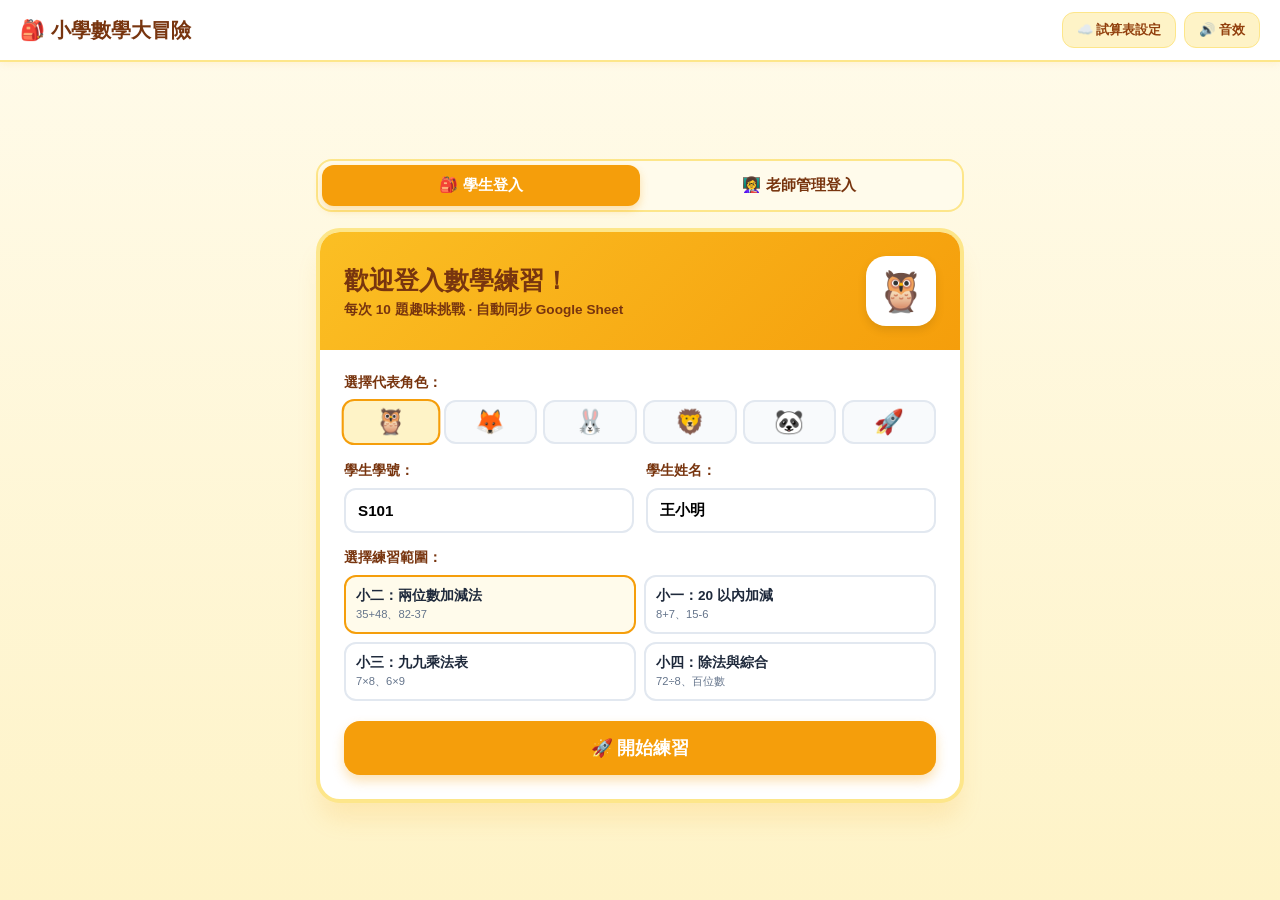
<file: index.html>
<!doctype html>
<html lang="zh-Hant">
<head>
  <meta charset="UTF-8" />
  <meta name="viewport" content="width=device-width, initial-scale=1.0" />
  <title>小學數學大冒險 - Google Sheet 連動練習軟體 (學生與教師版)</title>
  <style>
    :root {
      --primary: #f59e0b;
      --primary-hover: #d97706;
      --text: #1e293b;
      --border-color: #fde68a;
      --radius-lg: 24px;
    }
    * { box-sizing: border-box; margin: 0; padding: 0; font-family: -apple-system, BlinkMacSystemFont, "Segoe UI", Roboto, sans-serif; }
    body { background: linear-gradient(180deg, #fffbeb 0%, #fef3c7 100%); color: var(--text); min-height: 100vh; display: flex; flex-direction: column; align-items: center; }
    header { width: 100%; background: #ffffff; border-bottom: 2px solid #fde68a; padding: 12px 20px; display: flex; align-items: center; justify-content: space-between; box-shadow: 0 2px 8px rgba(245,158,11,0.1); position: sticky; top: 0; z-index: 40; }
    .brand-title { font-size: 1.25rem; font-weight: 900; color: #78350f; display: flex; align-items: center; gap: 8px; }
    .btn-icon { background: #fef3c7; border: 1px solid #fde68a; color: #92400e; padding: 8px 14px; border-radius: 12px; font-size: 0.82rem; font-weight: 800; cursor: pointer; display: flex; align-items: center; gap: 6px; }
    main { flex: 1; width: 100%; max-width: 680px; padding: 24px 16px; display: flex; flex-direction: column; justify-content: center; }
    .card { background: #ffffff; border-radius: var(--radius-lg); border: 4px solid var(--border-color); box-shadow: 0 20px 25px -5px rgba(245,158,11,0.15); overflow: hidden; }
    .screen { display: none; }
    .screen.active { display: block; }

    /* Role switcher */
    .role-tabs { display: flex; background: #fffbeb; border: 2px solid #fde68a; border-radius: 16px; padding: 4px; margin-bottom: 16px; }
    .role-tab-btn { flex: 1; padding: 10px; border: none; background: transparent; font-size: 0.95rem; font-weight: 900; color: #78350f; border-radius: 12px; cursor: pointer; transition: all 0.15s; }
    .role-tab-btn.active { background: #f59e0b; color: white; box-shadow: 0 4px 8px rgba(245,158,11,0.3); }
    .role-tab-btn.teacher-active { background: #78350f; color: white; box-shadow: 0 4px 8px rgba(120,53,15,0.3); }

    .hero-banner { background: linear-gradient(135deg, #fbbf24, #f59e0b); padding: 24px; color: #78350f; display: flex; align-items: center; justify-content: space-between; }
    .hero-banner.teacher { background: linear-gradient(135deg, #78350f, #451a03); color: #fef3c7; }
    .hero-text h1 { font-size: 1.55rem; font-weight: 900; }
    .hero-text p { font-size: 0.85rem; font-weight: 600; margin-top: 4px; }
    .avatar-box { width: 70px; height: 70px; background: white; border-radius: 20px; display: flex; align-items: center; justify-content: center; font-size: 40px; box-shadow: 0 4px 10px rgba(0,0,0,0.1); }
    .form-body { padding: 24px; }
    .section-label { font-size: 0.85rem; font-weight: 800; color: #78350f; margin-bottom: 8px; display: block; }
    .avatar-grid { display: grid; grid-template-columns: repeat(6, 1fr); gap: 6px; margin-bottom: 18px; }
    .avatar-opt { background: #f8fafc; border: 2px solid #e2e8f0; border-radius: 12px; font-size: 24px; padding: 6px 0; cursor: pointer; text-align: center; }
    .avatar-opt.selected { background: #fef3c7; border-color: #f59e0b; transform: scale(1.05); }
    .input-row { display: grid; grid-template-columns: 1fr 1fr; gap: 12px; margin-bottom: 16px; }
    .input-field { width: 100%; padding: 12px; border: 2px solid #e2e8f0; border-radius: 12px; font-size: 0.95rem; font-weight: bold; outline: none; }
    .input-field:focus { border-color: #f59e0b; }
    .grade-grid { display: grid; grid-template-columns: 1fr 1fr; gap: 8px; margin-bottom: 20px; }
    .grade-card { border: 2px solid #e2e8f0; border-radius: 12px; padding: 10px; cursor: pointer; }
    .grade-card.selected { border-color: #f59e0b; background: #fffbeb; }
    .grade-title { font-size: 0.85rem; font-weight: 800; color: #1e293b; }
    .grade-desc { font-size: 0.7rem; color: #64748b; margin-top: 2px; }
    .btn-primary { width: 100%; background: #f59e0b; color: white; border: none; padding: 15px; border-radius: 16px; font-size: 1.1rem; font-weight: 900; cursor: pointer; box-shadow: 0 6px 12px rgba(245,158,11,0.3); }
    .btn-primary:hover { background: #d97706; }
    .btn-teacher { background: #78350f; }
    .btn-teacher:hover { background: #451a03; }

    /* Practice UI */
    .loading-wrap { padding: 60px 20px; text-align: center; }
    .spinner { width: 50px; height: 50px; border: 5px solid #fde68a; border-top-color: #f59e0b; border-radius: 50%; animation: spin 0.8s linear infinite; margin: 0 auto 16px; }
    @keyframes spin { to { transform: rotate(360deg); } }
    .practice-top { padding: 14px 18px; background: #fefce8; border-bottom: 2px dashed #fde047; display: flex; justify-content: space-between; align-items: center; }
    .progress-bar-wrap { width: 100%; height: 8px; background: #f1f5f9; }
    .progress-bar-fill { height: 100%; background: #f59e0b; width: 10%; transition: width 0.3s; }
    .question-card { padding: 28px 20px; text-align: center; }
    .formula-display { font-size: 3.2rem; font-weight: 900; color: #78350f; margin-bottom: 12px; letter-spacing: 2px; }
    .hint-btn { background: #fef3c7; border: 1px solid #fde68a; color: #92400e; padding: 6px 14px; border-radius: 20px; font-size: 0.8rem; font-weight: bold; cursor: pointer; margin-bottom: 12px; display: inline-block; }
    .hint-box { background: #fffbeb; border: 1px dashed #fcd34d; padding: 10px; border-radius: 10px; font-size: 0.85rem; color: #92400e; margin-bottom: 14px; display: none; text-align: left; }
    .answer-input { width: 100%; max-width: 220px; padding: 12px; font-size: 2.2rem; font-weight: 900; text-align: center; border: 3px solid #cbd5e1; border-radius: 16px; outline: none; margin: 0 auto 14px; display: block; }
    .keypad { display: grid; grid-template-columns: repeat(3, 1fr); gap: 8px; max-width: 260px; margin: 0 auto 18px; }
    .key-btn { padding: 12px 0; font-size: 1.25rem; font-weight: 800; background: #f1f5f9; border: 2px solid #e2e8f0; border-radius: 12px; cursor: pointer; }
    .feedback-banner { display: none; padding: 12px; border-radius: 12px; font-weight: 800; font-size: 1rem; margin-bottom: 14px; }
    .feedback-banner.correct { display: block; background: #dcfce7; color: #166534; border: 2px solid #86efac; }
    .feedback-banner.wrong { display: block; background: #fee2e2; color: #991b1b; border: 2px solid #fca5a5; }
    .result-body { padding: 36px 20px; text-align: center; }
    .result-score { font-size: 4.5rem; font-weight: 900; color: #d97706; margin: 12px 0; }
    .sync-status-box { background: #ecfdf5; border: 1.5px solid #a7f3d0; border-radius: 12px; padding: 12px; font-size: 0.85rem; color: #065f46; font-weight: bold; margin-bottom: 20px; }

    /* Teacher Dashboard styles */
    .teacher-top { padding: 20px; border-bottom: 2px solid #e2e8f0; display: flex; justify-content: space-between; align-items: center; }
    .stat-grid { display: grid; grid-template-columns: repeat(4, 1fr); gap: 10px; padding: 16px 20px; background: #f8fafc; border-bottom: 2px solid #e2e8f0; }
    .stat-card { background: white; border: 1px solid #e2e8f0; border-radius: 12px; padding: 10px; text-align: center; }
    .stat-num { font-size: 1.4rem; font-weight: 900; color: #78350f; margin-top: 4px; }
    .table-box { padding: 16px 20px; max-height: 400px; overflow-y: auto; }
    table { width: 100%; border-collapse: collapse; font-size: 0.85rem; }
    th { background: #f1f5f9; padding: 10px; text-align: left; font-weight: 800; color: #475569; }
    td { padding: 10px; border-bottom: 1px solid #f1f5f9; }

    /* Modals */
    .modal-overlay { display: none; position: fixed; inset: 0; background: rgba(0,0,0,0.6); z-index: 50; align-items: center; justify-content: center; padding: 16px; }
    .modal-overlay.active { display: flex; }
    .modal-box { background: white; border-radius: 20px; max-width: 560px; width: 100%; max-height: 85vh; overflow-y: auto; padding: 20px; border: 3px solid #fde68a; }
  </style>
</head>
<body>

  <header>
    <div class="brand-title">🎒 小學數學大冒險</div>
    <div style="display: flex; gap: 8px;">
      <button class="btn-icon" onclick="openModal('gasModal')">☁️ 試算表設定</button>
      <button class="btn-icon" id="soundBtn" onclick="toggleSound()">🔊 音效</button>
    </div>
  </header>

  <main>
    <!-- Role Switcher (學生 vs 老師) -->
    <div class="role-tabs" id="roleTabs">
      <button class="role-tab-btn active" id="tabStudent" onclick="switchLoginRole('student')">🎒 學生登入</button>
      <button class="role-tab-btn" id="tabTeacher" onclick="switchLoginRole('teacher')">👩‍🏫 老師管理登入</button>
    </div>

    <div class="card">
      
      <!-- SCREEN 1: 學生登入介面 -->
      <div id="screenLogin" class="screen active">
        <div class="hero-banner">
          <div class="hero-text">
            <h1>歡迎登入數學練習！</h1>
            <p>每次 10 題趣味挑戰 · 自動同步 Google Sheet</p>
          </div>
          <div class="avatar-box" id="avatarPreview">🦉</div>
        </div>

        <div class="form-body">
          <label class="section-label">選擇代表角色：</label>
          <div class="avatar-grid">
            <button type="button" class="avatar-opt selected" onclick="selectAvatar('🦉')">🦉</button>
            <button type="button" class="avatar-opt" onclick="selectAvatar('🦊')">🦊</button>
            <button type="button" class="avatar-opt" onclick="selectAvatar('🐰')">🐰</button>
            <button type="button" class="avatar-opt" onclick="selectAvatar('🦁')">🦁</button>
            <button type="button" class="avatar-opt" onclick="selectAvatar('🐼')">🐼</button>
            <button type="button" class="avatar-opt" onclick="selectAvatar('🚀')">🚀</button>
          </div>

          <div class="input-row">
            <div>
              <label class="section-label">學生學號：</label>
              <input type="text" id="studentId" class="input-field" value="S101" />
            </div>
            <div>
              <label class="section-label">學生姓名：</label>
              <input type="text" id="studentName" class="input-field" value="王小明" />
            </div>
          </div>

          <label class="section-label">選擇練習範圍：</label>
          <div class="grade-grid">
            <div class="grade-card selected" id="gradeCard_2" onclick="selectGrade(2)">
              <div class="grade-title">小二：兩位數加減法</div>
              <div class="grade-desc">35+48、82-37</div>
            </div>
            <div class="grade-card" id="gradeCard_1" onclick="selectGrade(1)">
              <div class="grade-title">小一：20 以內加減</div>
              <div class="grade-desc">8+7、15-6</div>
            </div>
            <div class="grade-card" id="gradeCard_3" onclick="selectGrade(3)">
              <div class="grade-title">小三：九九乘法表</div>
              <div class="grade-desc">7×8、6×9</div>
            </div>
            <div class="grade-card" id="gradeCard_4" onclick="selectGrade(4)">
              <div class="grade-title">小四：除法與綜合</div>
              <div class="grade-desc">72÷8、百位數</div>
            </div>
          </div>

          <button class="btn-primary" onclick="handleStartPractice()">🚀 開始練習</button>
        </div>
      </div>

      <!-- SCREEN 1-B: 老師登入介面 -->
      <div id="screenTeacherLogin" class="screen">
        <div class="hero-banner teacher">
          <div class="hero-text">
            <h1>教師管理中心登入</h1>
            <p>監控全班練習紀錄 · 成績統計與試算表串接</p>
          </div>
          <div class="avatar-box" style="font-size:36px;">👩‍🏫</div>
        </div>

        <div class="form-body">
          <div style="background:#fef3c7; border:1px solid #fde68a; border-radius:12px; padding:12px; font-size:0.85rem; color:#92400e; margin-bottom:16px;">
            🔑 老師可在此查看全班學生的答題分數、平均分、及格率，並將成績名冊匯出為 CSV 報表。
          </div>

          <div style="margin-bottom:14px;">
            <label class="section-label">教師編號 / 帳號：</label>
            <input type="text" id="teacherId" class="input-field" value="T101" placeholder="例如：T101 或 admin" />
          </div>

          <div style="margin-bottom:14px;">
            <label class="section-label">教師姓名：</label>
            <input type="text" id="teacherName" class="input-field" value="李老師" placeholder="例如：李老師" />
          </div>

          <div style="margin-bottom:20px;">
            <label class="section-label">教師密碼：</label>
            <input type="password" id="teacherPassword" class="input-field" value="teacher123" placeholder="預設：teacher123 (免密碼亦可)" />
            <p style="font-size:0.75rem; color:#94a3b8; margin-top:4px;">💡 示範環境直接點選下方按鈕即可進入後台</p>
          </div>

          <button class="btn-primary btn-teacher" onclick="handleTeacherLogin()">登入教師管理中心 ➔</button>
        </div>
      </div>

      <!-- SCREEN 2: 載入過場 -->
      <div id="screenLoading" class="screen">
        <div class="loading-wrap">
          <div class="spinner"></div>
          <h2 style="color: #78350f; font-weight: 900; margin-bottom: 6px;">載入題目中...</h2>
          <p style="color: #92400e; font-size: 0.85rem;">正在登入並同步紀錄到 Google Sheet...</p>
        </div>
      </div>

      <!-- SCREEN 3: 學生練習核心區 -->
      <div id="screenPractice" class="screen">
        <div class="practice-top">
          <div style="font-weight: 800; color: #92400e;">
            <span id="dispAvatar">🦉</span> <span id="dispStudentName">王小明 同學</span>
          </div>
          <div style="font-weight: 900; color: #d97706;" id="dispProgress">第 1 / 10 題</div>
        </div>

        <div class="progress-bar-wrap">
          <div class="progress-bar-fill" id="progressBarFill"></div>
        </div>

        <div class="question-card">
          <div class="formula-display" id="dispFormula">36 + 28 = ?</div>

          <button type="button" class="hint-btn" onclick="toggleHint()">💡 看解題提示</button>
          <div class="hint-box" id="hintBox"></div>

          <div id="feedbackBanner" class="feedback-banner"></div>

          <input type="number" id="answerInput" class="answer-input" placeholder="答案" />

          <div class="keypad" id="virtualKeypad">
            <button type="button" class="key-btn" onclick="pressKey('1')">1</button>
            <button type="button" class="key-btn" onclick="pressKey('2')">2</button>
            <button type="button" class="key-btn" onclick="pressKey('3')">3</button>
            <button type="button" class="key-btn" onclick="pressKey('4')">4</button>
            <button type="button" class="key-btn" onclick="pressKey('5')">5</button>
            <button type="button" class="key-btn" onclick="pressKey('6')">6</button>
            <button type="button" class="key-btn" onclick="pressKey('7')">7</button>
            <button type="button" class="key-btn" onclick="pressKey('8')">8</button>
            <button type="button" class="key-btn" onclick="pressKey('9')">9</button>
            <button type="button" class="key-btn" onclick="pressKey('C')">清空</button>
            <button type="button" class="key-btn" onclick="pressKey('0')">0</button>
            <button type="button" class="key-btn" onclick="pressKey('DEL')">⌫</button>
          </div>

          <button id="btnSubmit" class="btn-primary" onclick="submitAnswer()">送出答案</button>
          <button id="btnNext" class="btn-primary" style="display:none; background:#059669;" onclick="nextQuestion()">下一題 ➡️</button>
        </div>
      </div>

      <!-- SCREEN 4: 學生結算成績 -->
      <div id="screenResult" class="screen">
        <div class="result-body">
          <div style="font-size: 56px;" id="resultMedal">🌟</div>
          <h2 style="font-size: 1.5rem; font-weight: 900; color: #78350f;" id="resultTitle">完成練習！</h2>
          <div class="result-score"><span id="finalScoreText">100</span><span style="font-size: 1.8rem; color: #b45309;">分</span></div>
          <div class="sync-status-box" id="syncStatusBox">✅ 成績已同步回傳 Google Sheet！</div>
          <div style="display:flex; gap:10px;">
            <button class="btn-primary" style="flex:1;" onclick="restartQuiz()">🔄 再練習一次</button>
            <button class="btn-icon" style="padding:14px;" onclick="backToLogin()">👤 更換身分</button>
          </div>
        </div>
      </div>

      <!-- SCREEN 5: 老師專屬管理儀表板 -->
      <div id="screenTeacherDashboard" class="screen">
        <div class="teacher-top">
          <div>
            <h2 style="font-size:1.3rem; font-weight:900; color:#78350f;" id="dashTeacherName">李老師 的班級管理後台</h2>
            <p style="font-size:0.75rem; color:#64748b;">學生數學練習進度與 Google Sheets 即時紀錄</p>
          </div>
          <button class="btn-icon" style="color:#ef4444;" onclick="logoutTeacher()">🚪 登出</button>
        </div>

        <div class="stat-grid">
          <div class="stat-card">
            <div style="font-size:0.75rem; color:#64748b;">完成人次</div>
            <div class="stat-num" id="statTotalCount">0</div>
          </div>
          <div class="stat-card">
            <div style="font-size:0.75rem; color:#64748b;">平均分</div>
            <div class="stat-num" style="color:#059669;" id="statAvgScore">0分</div>
          </div>
          <div class="stat-card">
            <div style="font-size:0.75rem; color:#64748b;">及格率</div>
            <div class="stat-num" style="color:#2563eb;" id="statPassRate">0%</div>
          </div>
          <div class="stat-card">
            <div style="font-size:0.75rem; color:#64748b;">滿分人數</div>
            <div class="stat-num" style="color:#d97706;" id="statPerfectCount">0人</div>
          </div>
        </div>

        <div style="padding:12px 20px; display:flex; justify-content:space-between; align-items:center; background:#fff; border-bottom:1px solid #f1f5f9;">
          <input type="text" id="teacherSearchInput" oninput="renderTeacherTable()" placeholder="搜尋學生學號或姓名..." style="padding:8px 12px; border:1px solid #cbd5e1; border-radius:10px; font-size:0.85rem; width:220px;" />
          <div style="display:flex; gap:8px;">
            <button class="btn-icon" onclick="generateSampleStudents()">✨ 示範數據</button>
            <button class="btn-icon" onclick="exportCsvReport()">📥 匯出 CSV</button>
            <button class="btn-icon" onclick="clearTeacherLogs()">🗑️ 清空</button>
          </div>
        </div>

        <div class="table-box">
          <table>
            <thead>
              <tr>
                <th>時間</th>
                <th>學號</th>
                <th>姓名</th>
                <th>動作</th>
                <th>得分</th>
                <th>狀態</th>
              </tr>
            </thead>
            <tbody id="teacherTableBody">
              <tr><td colspan="6" style="text-align:center; color:#94a3b8; padding:30px;">尚無學生紀錄</td></tr>
            </tbody>
          </table>
        </div>
      </div>

    </div>
  </main>

  <!-- GAS Modal -->
  <div id="gasModal" class="modal-overlay">
    <div class="modal-box">
      <h3 style="color:#78350f; font-weight:900; margin-bottom:12px;">☁️ Google Apps Script (GAS) API 設定</h3>
      <p style="font-size:0.85rem; color:#64748b; margin-bottom:12px;">將 Web App 網址貼在下方，學生練習成績將自動寫入試算表：</p>
      <input type="url" id="gasUrlInput" class="input-field" placeholder="https://script.google.com/macros/s/.../exec" style="margin-bottom:12px;" />
      <div style="display:flex; gap:8px;">
        <button class="btn-primary" style="flex:1;" onclick="saveGasUrl()">💾 儲存</button>
        <button class="btn-icon" onclick="closeModal('gasModal')">關閉</button>
      </div>
    </div>
  </div>

  <script>
    var currentAvatar = '🦉', currentGrade = 2;
    var currentStudent = { id: '', name: '' };
    var currentTeacher = { id: '', name: '' };
    var questions = [], currentQIndex = 0, correctCount = 0, isSubmitted = false;
    var audioCtx = null, soundOn = true;

    function playTone(freq, type, duration) {
      if (!soundOn) return;
      try {
        if (!audioCtx) audioCtx = new (window.AudioContext || window.webkitAudioContext)();
        if (audioCtx.state === 'suspended') audioCtx.resume();
        var osc = audioCtx.createOscillator();
        var gain = audioCtx.createGain();
        osc.type = type || 'sine';
        osc.frequency.setValueAtTime(freq, audioCtx.currentTime);
        gain.gain.setValueAtTime(0.15, audioCtx.currentTime);
        gain.gain.exponentialRampToValueAtTime(0.001, audioCtx.currentTime + duration);
        osc.connect(gain); gain.connect(audioCtx.destination);
        osc.start(); osc.stop(audioCtx.currentTime + duration);
      } catch(e){}
    }

    function toggleSound() {
      soundOn = !soundOn;
      document.getElementById('soundBtn').innerText = soundOn ? '🔊 音效' : '🔇 靜音';
    }

    // Role switcher
    function switchLoginRole(role) {
      playTone(400, 'sine', 0.05);
      var tabS = document.getElementById('tabStudent');
      var tabT = document.getElementById('tabTeacher');
      if (role === 'student') {
        tabS.className = 'role-tab-btn active';
        tabT.className = 'role-tab-btn';
        showScreen('screenLogin');
      } else {
        tabS.className = 'role-tab-btn';
        tabT.className = 'role-tab-btn teacher-active';
        showScreen('screenTeacherLogin');
      }
    }

    function selectAvatar(emoji) {
      currentAvatar = emoji;
      document.getElementById('avatarPreview').innerText = emoji;
      document.querySelectorAll('.avatar-opt').forEach(function(b){ b.classList.toggle('selected', b.innerText === emoji); });
    }

    function selectGrade(g) {
      currentGrade = g;
      [1,2,3,4].forEach(function(i){
        var el = document.getElementById('gradeCard_' + i);
        if (el) el.classList.toggle('selected', i === g);
      });
    }

    function getHistoryLogs() {
      try { return JSON.parse(localStorage.getItem('math_history_logs') || '[]'); }
      catch(e) { return []; }
    }

    function saveHistoryLog(item) {
      var logs = getHistoryLogs();
      logs.unshift(item);
      localStorage.setItem('math_history_logs', JSON.stringify(logs.slice(0, 50)));
    }

    function postToGas(payload) {
      var url = localStorage.getItem('gas_api_url') || '';
      if (!url) {
        saveHistoryLog({ time: new Date().toLocaleString(), studentId: payload.studentId, studentName: payload.studentName, action: payload.action, score: payload.score, status: '本地暫存' });
        return Promise.resolve();
      }
      return fetch(url, {
        method: 'POST',
        mode: 'no-cors',
        headers: { 'Content-Type': 'text/plain;charset=utf-8' },
        body: JSON.stringify(payload)
      }).then(function(){
        saveHistoryLog({ time: new Date().toLocaleString(), studentId: payload.studentId, studentName: payload.studentName, action: payload.action, score: payload.score, status: '已同步 Sheet' });
      }).catch(function(){
        saveHistoryLog({ time: new Date().toLocaleString(), studentId: payload.studentId, studentName: payload.studentName, action: payload.action, score: payload.score, status: '傳送異常' });
      });
    }

    // Student Login
    function handleStartPractice() {
      var sId = document.getElementById('studentId').value.trim();
      var sName = document.getElementById('studentName').value.trim();
      if (!sId || !sName) { alert('請填寫學號與姓名！'); return; }

      currentStudent.id = sId; currentStudent.name = sName;
      document.getElementById('roleTabs').style.display = 'none';
      showScreen('screenLoading');
      playTone(440, 'triangle', 0.1);

      postToGas({ studentId: sId, studentName: sName, action: '登入', timestamp: new Date().toLocaleString(), score: '' });

      questions = generateQuestions(currentGrade);
      currentQIndex = 0; correctCount = 0;

      setTimeout(function() {
        document.getElementById('dispAvatar').innerText = currentAvatar;
        document.getElementById('dispStudentName').innerText = currentStudent.name + ' 同學';
        renderQuestion();
        showScreen('screenPractice');
      }, 1000);
    }

    // Teacher Login
    function handleTeacherLogin() {
      var tId = document.getElementById('teacherId').value.trim();
      var tName = document.getElementById('teacherName').value.trim();
      if (!tId || !tName) { alert('請填寫教師編號與姓名！'); return; }

      currentTeacher.id = tId; currentTeacher.name = tName;
      document.getElementById('roleTabs').style.display = 'none';
      document.getElementById('dashTeacherName').innerText = tName + ' (' + tId + ') 的管理後台';
      playTone(600, 'triangle', 0.15);
      showScreen('screenTeacherDashboard');
      renderTeacherTable();
    }

    function logoutTeacher() {
      currentTeacher = { id: '', name: '' };
      document.getElementById('roleTabs').style.display = 'flex';
      switchLoginRole('student');
    }

    function renderTeacherTable() {
      var logs = getHistoryLogs();
      var q = (document.getElementById('teacherSearchInput') ? document.getElementById('teacherSearchInput').value.trim().toLowerCase() : '');
      var filtered = logs.filter(function(r) {
        return !q || r.studentId.toLowerCase().indexOf(q) !== -1 || r.studentName.toLowerCase().indexOf(q) !== -1;
      });

      var tbody = document.getElementById('teacherTableBody');
      if (!filtered.length) {
        tbody.innerHTML = '<tr><td colspan="6" style="text-align:center; color:#94a3b8; padding:30px;">尚無學生紀錄</td></tr>';
      } else {
        var html = '';
        filtered.forEach(function(r) {
          html += '<tr>';
          html += '<td style="font-size:0.75rem; color:#64748b;">' + r.time + '</td>';
          html += '<td><strong>' + r.studentId + '</strong></td>';
          html += '<td>' + r.studentName + '</td>';
          html += '<td><span style="background:#fef3c7; color:#92400e; padding:2px 8px; border-radius:6px; font-weight:bold; font-size:0.75rem;">' + r.action + '</span></td>';
          html += '<td>' + (r.score !== undefined && r.score !== '' ? '<strong style="color:#d97706;">' + r.score + '分</strong>' : '-') + '</td>';
          html += '<td><span style="color:#059669; font-weight:bold; font-size:0.75rem;">' + r.status + '</span></td>';
          html += '</tr>';
        });
        tbody.innerHTML = html;
      }

      // Update stat counters
      var completed = logs.filter(function(r){ return r.action === '完成練習' && typeof r.score === 'number'; });
      var total = completed.length;
      var avg = total ? Math.round(completed.reduce(function(a,c){ return a + c.score; }, 0) / total) : 0;
      var pass = completed.filter(function(r){ return r.score >= 60; }).length;
      var passPct = total ? Math.round((pass / total) * 100) : 0;
      var perfect = completed.filter(function(r){ return r.score === 100; }).length;

      document.getElementById('statTotalCount').innerText = total;
      document.getElementById('statAvgScore').innerText = avg + '分';
      document.getElementById('statPassRate').innerText = passPct + '%';
      document.getElementById('statPerfectCount').innerText = perfect + '人';
    }

    function generateSampleStudents() {
      var demos = [
        { id: 'S101', name: '王小明', score: 100 },
        { id: 'S102', name: '陳美美', score: 90 },
        { id: 'S103', name: '李大同', score: 80 },
        { id: 'S104', name: '林小華', score: 60 }
      ];
      demos.forEach(function(d) {
        saveHistoryLog({ time: new Date().toLocaleString(), studentId: d.id, studentName: d.name, action: '完成練習', score: d.score, status: '已同步 Sheet' });
      });
      renderTeacherTable();
    }

    function exportCsvReport() {
      var logs = getHistoryLogs();
      if (!logs.length) { alert('目前無紀錄可匯出'); return; }
      var csv = '\uFEFF時間,學號,姓名,動作,得分,狀態\n';
      logs.forEach(function(r){
        csv += '"' + r.time + '","' + r.studentId + '","' + r.studentName + '","' + r.action + '","' + (r.score || '') + '","' + r.status + '"\n';
      });
      var blob = new Blob([csv], { type: 'text/csv;charset=utf-8;' });
      var url = URL.createObjectURL(blob);
      var a = document.createElement('a'); a.href = url; a.download = '班級數學成績報表.csv'; a.click();
    }

    function clearTeacherLogs() {
      if (confirm('確定清空本地學生紀錄嗎？')) {
        localStorage.removeItem('math_history_logs');
        renderTeacherTable();
      }
    }

    function generateQuestions(grade) {
      var list = [];
      for (var i = 1; i <= 10; i++) {
        var n1, n2, op = '+', ans, hint = '';
        if (grade === 1) {
          n1 = Math.floor(Math.random() * 10) + 2; n2 = Math.floor(Math.random() * 8) + 1;
          ans = n1 + n2; hint = '從 ' + n1 + ' 往上數 ' + n2 + ' 個數！';
        } else if (grade === 2) {
          if (Math.random() > 0.45) {
            n1 = Math.floor(Math.random() * 50) + 15; n2 = Math.floor(Math.random() * 40) + 10;
            ans = n1 + n2; hint = '個位加個位，十位加十位，滿十記得進位！';
          } else {
            n1 = Math.floor(Math.random() * 60) + 30; n2 = Math.floor(Math.random() * 25) + 10;
            ans = n1 - n2; op = '-'; hint = '個位不夠減時，記得向十位借 1 當 10 喔！';
          }
        } else if (grade === 3) {
          op = '×'; n1 = Math.floor(Math.random() * 8) + 2; n2 = Math.floor(Math.random() * 8) + 2;
          ans = n1 * n2; hint = '背誦九九乘法表：' + n1 + ' × ' + n2 + '！';
        } else {
          op = '÷'; n2 = Math.floor(Math.random() * 8) + 2; ans = Math.floor(Math.random() * 10) + 2;
          n1 = n2 * ans; hint = n2 + ' 乘上多少會是 ' + n1 + '？';
        }
        list.push({ n1: n1, n2: n2, op: op, ans: ans, hint: hint });
      }
      return list;
    }

    function renderQuestion() {
      isSubmitted = false;
      var q = questions[currentQIndex];
      document.getElementById('dispProgress').innerText = '第 ' + (currentQIndex + 1) + ' / 10 題';
      document.getElementById('progressBarFill').style.width = ((currentQIndex + 1) * 10) + '%';
      document.getElementById('dispFormula').innerText = q.n1 + ' ' + q.op + ' ' + q.n2 + ' = ?';
      document.getElementById('hintBox').innerText = '💡 提示：' + q.hint;
      document.getElementById('hintBox').style.display = 'none';

      var input = document.getElementById('answerInput');
      input.value = ''; input.disabled = false; input.focus();
      document.getElementById('feedbackBanner').style.display = 'none';
      document.getElementById('btnSubmit').style.display = 'block';
      document.getElementById('btnNext').style.display = 'none';
    }

    function toggleHint() {
      var h = document.getElementById('hintBox');
      h.style.display = (h.style.display === 'block') ? 'none' : 'block';
    }

    function pressKey(k) {
      if (isSubmitted) return;
      var input = document.getElementById('answerInput');
      if (k === 'C') input.value = '';
      else if (k === 'DEL') input.value = input.value.slice(0, -1);
      else if (input.value.length < 5) input.value += k;
      playTone(600, 'sine', 0.03);
    }

    function submitAnswer() {
      if (isSubmitted) return;
      var input = document.getElementById('answerInput');
      var val = input.value.trim();
      if (!val) { alert('請先輸入答案！'); return; }

      isSubmitted = true;
      var isCorrect = (parseInt(val, 10) === questions[currentQIndex].ans);
      input.disabled = true;

      var fb = document.getElementById('feedbackBanner');
      fb.style.display = 'block';
      if (isCorrect) {
        correctCount++;
        playTone(800, 'triangle', 0.18);
        fb.className = 'feedback-banner correct';
        fb.innerText = '🎉 答對了！太厲害了！';
      } else {
        playTone(220, 'sawtooth', 0.22);
        fb.className = 'feedback-banner wrong';
        fb.innerText = '💡 再加把勁！正確答案是 ' + questions[currentQIndex].ans;
      }
      document.getElementById('btnSubmit').style.display = 'none';
      document.getElementById('btnNext').style.display = 'block';
    }

    function nextQuestion() {
      currentQIndex++;
      if (currentQIndex < 10) renderQuestion();
      else finishQuiz();
    }

    function finishQuiz() {
      var score = correctCount * 10;
      document.getElementById('finalScoreText').innerText = score;
      playTone(880, 'sine', 0.4);
      showScreen('screenResult');

      postToGas({
        studentId: currentStudent.id,
        studentName: currentStudent.name,
        action: '完成練習',
        timestamp: new Date().toLocaleString(),
        score: score
      });
    }

    function restartQuiz() {
      questions = generateQuestions(currentGrade);
      currentQIndex = 0; correctCount = 0;
      renderQuestion();
      showScreen('screenPractice');
    }

    function backToLogin() {
      document.getElementById('roleTabs').style.display = 'flex';
      switchLoginRole('student');
    }

    function showScreen(id) {
      document.querySelectorAll('.screen').forEach(function(s){ s.classList.remove('active'); });
      document.getElementById(id).classList.add('active');
    }

    function openModal(id) {
      if (id === 'gasModal') document.getElementById('gasUrlInput').value = localStorage.getItem('gas_api_url') || '';
      document.getElementById(id).classList.add('active');
    }

    function closeModal(id) { document.getElementById(id).classList.remove('active'); }

    function saveGasUrl() {
      var u = document.getElementById('gasUrlInput').value.trim();
      localStorage.setItem('gas_api_url', u);
      alert('已儲存 API 網址！');
      closeModal('gasModal');
    }

    document.getElementById('answerInput').addEventListener('keydown', function(e) {
      if (e.key === 'Enter') {
        if (!isSubmitted) submitAnswer();
        else nextQuestion();
      }
    });
  </script>
</body>
</html>
</file>
